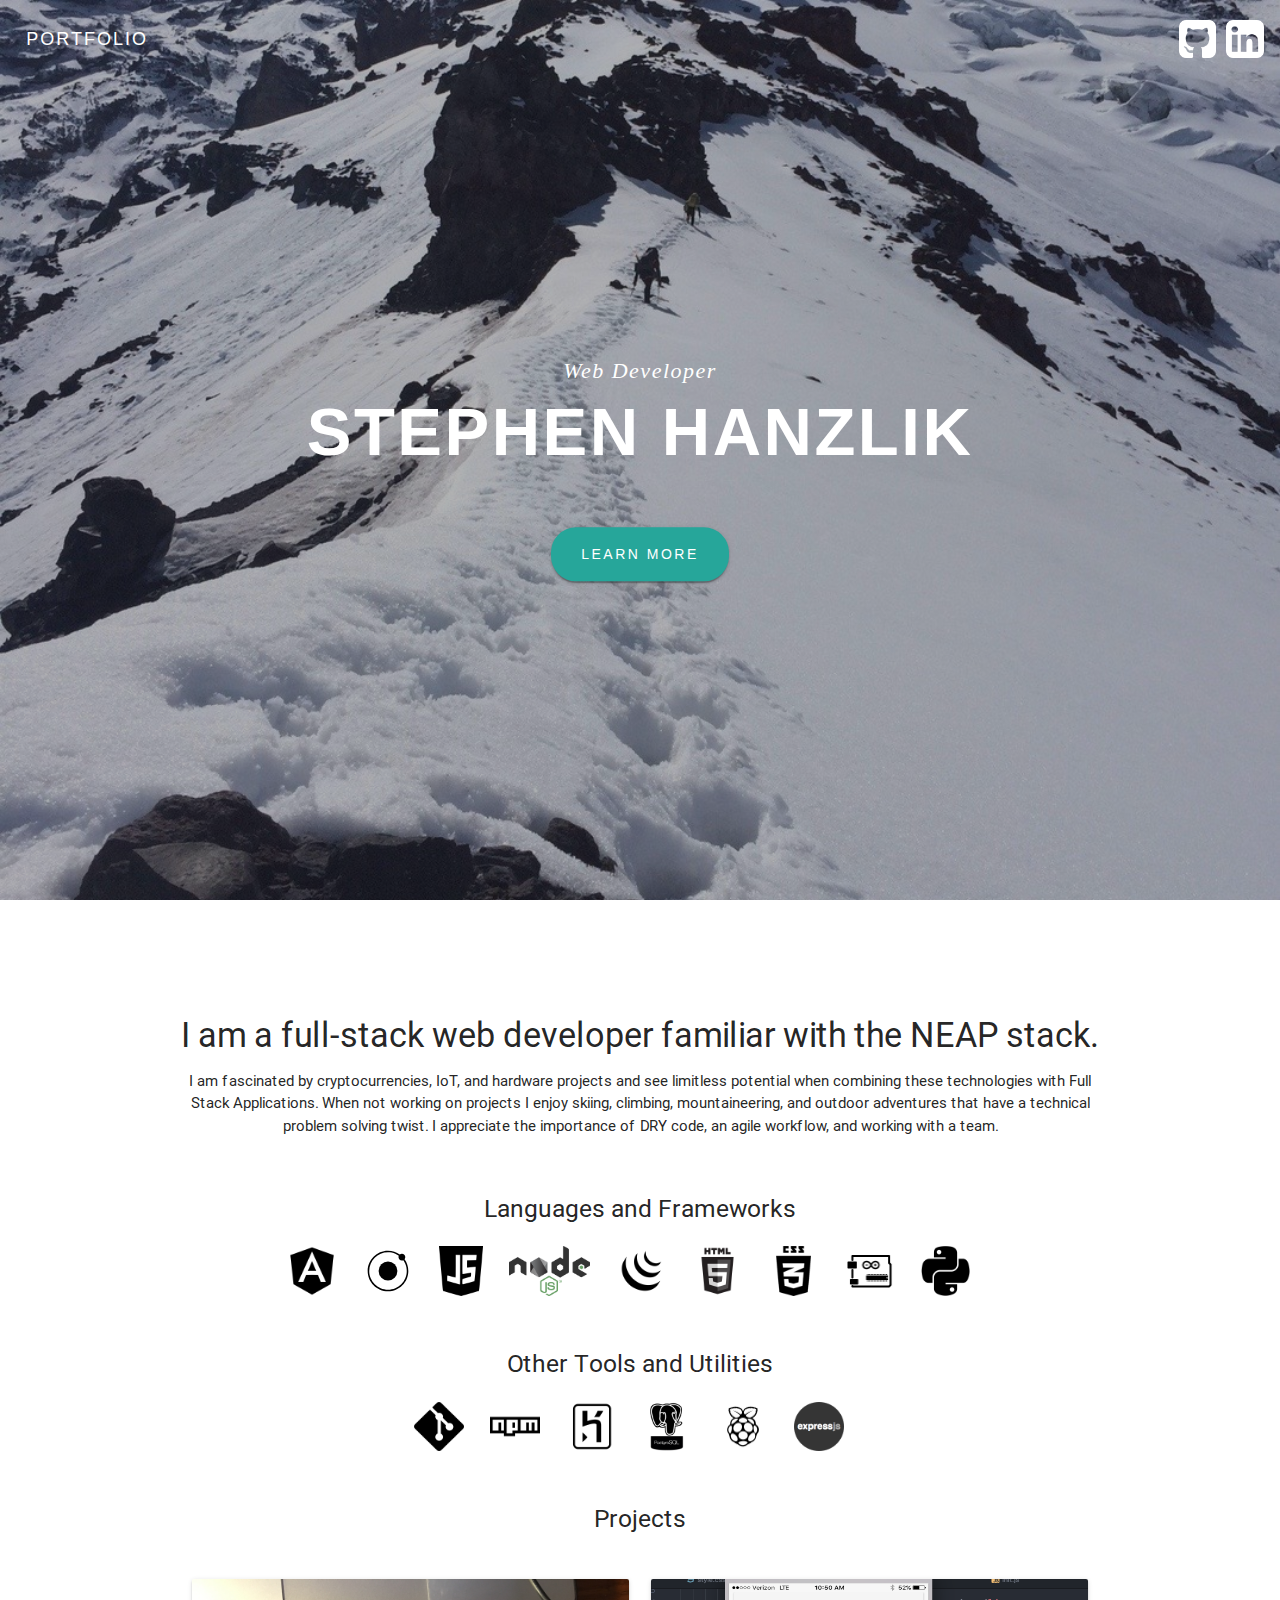
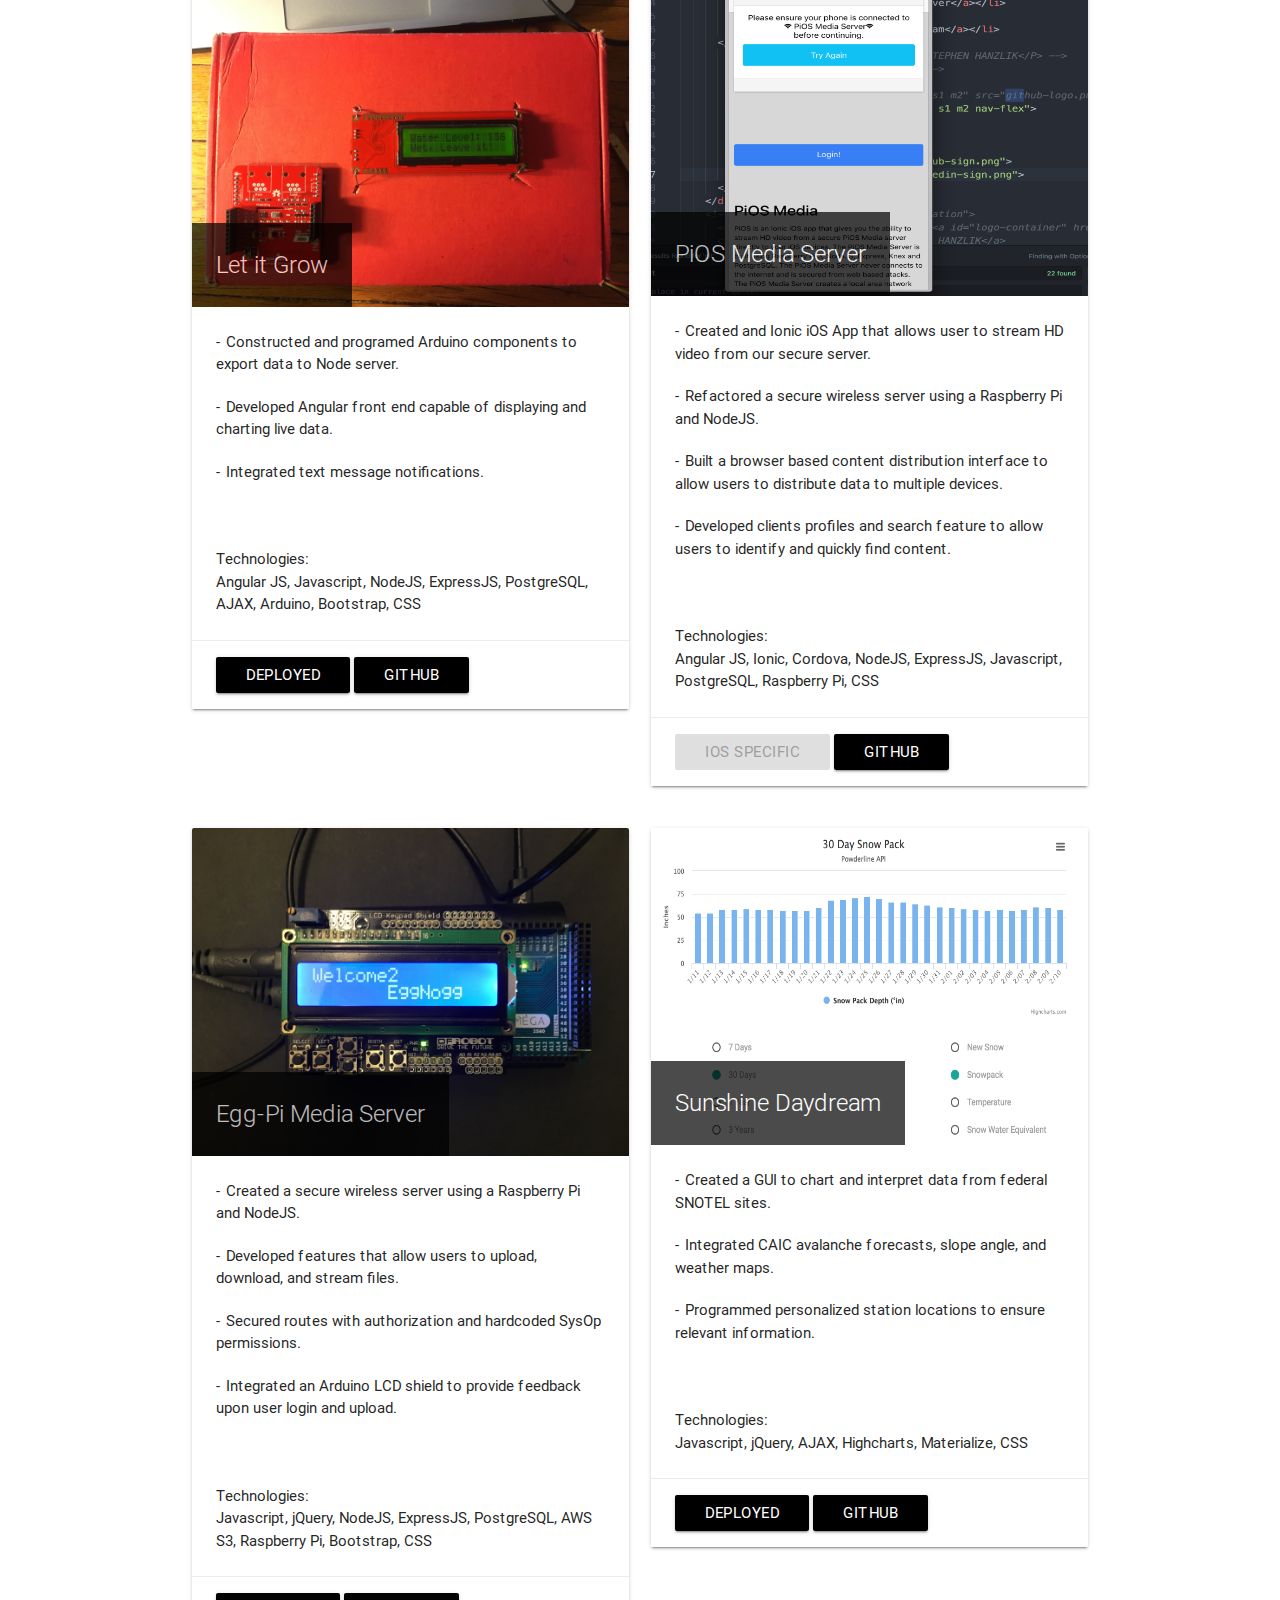
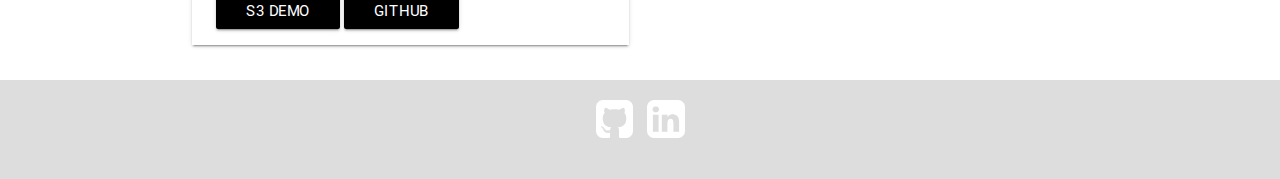
<file: index.html>
<!DOCTYPE html>
<html lang="en">
<head>
  <meta http-equiv="Content-Type" content="text/html; charset=UTF-8"/>
  <meta name="viewport" content="width=device-width, initial-scale=1, maximum-scale=1.0"/>
  <title>STEPHEN HANZLIK</title>

  <!-- CSS  -->
  <link href="https://fonts.googleapis.com/icon?family=Material+Icons" rel="stylesheet">
  <link href="css/materialize.css" type="text/css" rel="stylesheet" media="screen,projection"/>
  <link href="css/style.css" type="text/css" rel="stylesheet" media="screen,projection"/>
</head>
<body>

  <div id="wrapper">
  <div id="hero">
    <div class="row nav-bar nav-text">
      <p class="left-nav nav-text dropdown-button col s6 m2" data-activates='dropdown1'>Portfolio</a></p>
      <ul id='dropdown1' class='dropdown-content'>
         <li><a href="https://github.com/StephenHanzlik/capstone-let-it-grow">Let It Grow</a></li>
         <li class="divider"></li>
         <li><a href="https://github.com/StephenHanzlik/PiOS">Pi-OS Media Server</a></li>
         <li class="divider"></li>
         <li><a href="https://github.com/StephenHanzlik/q2pi">Egg-Pi Media Server</a></li>
         <li class="divider"></li>
         <li><a href="https://github.com/StephenHanzlik/ghostTowns">Sunshine Daydream</a></li>
      </ul>
        <!-- <P class="col s3 nav-text">STEPHEN HANZLIK</P> -->
        <!-- <div class="col s8"></div> -->
        <div class="col s8 m8"></div>
        <!-- <img class="github-logo col s1 m2" src="github-logo.png"> -->
        <div class="left-nav nav-text col s1 m2 nav-flex">
          <!-- <p>Github</p>
          <p>-   -    -</p>
          <p>LinkedIn</p> -->
          <a href="https://github.com/StephenHanzlik"><img class="nav-icon" src="github-sign.png"></a>
          <a href="https://www.linkedin.com/in/stephenhanzlik"><img class="nav-icon" src="linkedin-sign.png"></a>
      </div>
    </div>
    <!-- <nav class="nav-bar" role="navigation">
      <div class="nav-wrapper container"><a id="logo-container" href="#" class="brand-logo nav-text">STEPHEN HANZLIK</a>
        <ul class="right hide-on-med-and-down">
          <li class="nav-text" id="name-logo"><a href="#">Portfolio</a></li>
        </ul>

        <ul id="nav-mobile" class="side-nav">
          <li><a href="#">Navbar Link</a></li>
        </ul>
        <a href="#" data-activates="nav-mobile" class="button-collapse"><i class="material-icons">menu</i></a>
      </div>
    </nav> -->
    <div class="header">
      <p class="sub-head">Web Developer</p>
      <h1 class="header-title"> STEPHEN HANZLIK </h1>
      <a class="waves-effect waves-light btn-large nav-button" id="learn-more">LEARN MORE</a>
    </div>
  </div>
  <div id="content">
    <h4 id="about"> I am a full-stack web developer familiar with the NEAP stack.</h4>
    <p> I am fascinated by cryptocurrencies, IoT, and hardware projects and see limitless potential when combining these technologies with Full Stack Applications.  When not working on projects I enjoy skiing, climbing, mountaineering, and outdoor adventures that have a technical problem solving twist.  I appreciate the importance of DRY code, an agile workflow, and working with a team.</p>
  </div>
  <!-- <div class="icons-cont">
    <img class="icons" src="nodeJS.png">
    <img class="icons" src="nodeJShex.png">
  </div> -->
  <div class="container icon-cont">
          <div class="row">
              <div class="col s12">
                      <div class="list-area">
                      <div class="icon-title">
                          <h5>Languages and Frameworks</h5>
                      </div>
                      <div class="icons-style">
                          <ul class="iconList">
                              <li>
                                  <img class="icon" src="angularjs.png"   alt="angular">
                              </li>
                              <li>
                                  <img class="icon" src="ionic.svg" alt="ionic">
                              </li>
                              <li>
                                  <img class="icon" src="nodeJS.png" alt="JS">
                              </li>
                              <li>
                                  <img class="icon" src="nodeJShex.png" alt="Node.js">
                              </li>
                              <li>
                                  <img class="icon" src="jquery.png" alt="jQuery">
                              </li>
                              <li>
                                  <img class="icon" src="html5.png" alt="HTML5">
                              </li>
                              <li>
                                  <img class="icon" src="css.png" alt="CSS">
                              </li>
                              <li>
                                  <img class="icon" src="arduino2.png" alt="arduino">
                              </li>
                              <li>
                                  <img class="icon" src="python.png" alt="python">
                              </li>
                          </ul>
                      </div>
                    </div>
              </div>
          </div>
          <div class="row utilities">
              <div class="col s12">
                      <div class="list-area">
                        <div class="icon-title">
                          <h5>Other Tools and Utilities</h5>
                        </div>
                        <div class="icons-style">
                          <ul class="iconList">
                              <li>
                                  <img class="icon" src="git.png" alt="Git">
                              </li>
                              <li>
                                  <img class="icon" src="npm.png" alt="npm">
                              </li>
                              <li>
                                  <img class="icon" src="heroku.png" alt="Heroku">
                              </li>
                              <li>
                                  <img class="icon" src="psql.png" alt="PostgreSQL">
                              </li>
                              <li>
                                  <img class="icon" src="raspberry.png" alt="Raspberry">
                              </li>
                              <!-- <li>
                                  <img class="icon" src="mongodb.png" alt="Mongo">
                              </li> -->
                              <li>
                                  <img class="icon" src="express.png" alt="Express">
                              </li>
                          </ul>
                      </div>
                    </div>
              </div>
          </div>
          <div class="row utilities">
            <div class="icon-title">
              <h5>Projects</h5>
          </div>
        </div>
      </div>
<div class="container" id="project-cont">
  <div class="row">
    <div class="col s12 m6">
      <div class="card">
        <div class="card-image">
          <img src="let-it-grow.JPG">
          <span class="card-title black-card-text">Let it Grow</span>
          <!-- <a class="btn-floating halfway-fab waves-effect waves-light black"><i class="material-icons">add</i></a> -->
        </div>
        <div class="card-content">
          <p class="card-description">- Constructed and programed Arduino components to export data to Node server.</p>
          <p class="card-description">- Developed Angular front end capable of displaying and charting live data.</p>
          <p class="card-description">- Integrated text message notifications.</p>
          <br><br>
          <p>Technologies:</p>
           <p>Angular JS, Javascript, NodeJS, ExpressJS, PostgreSQL, AJAX, Arduino, Bootstrap, CSS</p>
        </div>
        <div class="card-action">
          <!-- <i class="material-icons" >open_in_browser</i> -->
          <a class="waves-effect waves-light btn black" href="https://dinkydinky.herokuapp.com/">DEPLOYED</a>
          <!-- <img class="git-icon" src="github-logo.png"> -->
          <a class="waves-effect waves-light btn black btn-flex" href="https://github.com/StephenHanzlik/let-it-grow">GITHUB</a>

        </div>
      </div>
    </div>
   <div class="col s12 m6">
     <div class="card">
       <div class="card-image">
         <img class="card-image-custom" src="pios.png">
         <span class="card-title black-card-text">PiOS Media Server</span>
         <!-- <a class="btn-floating halfway-fab waves-effect waves-light red"><i class="material-icons">add</i></a> -->
       </div>
       <div class="card-content">
         <p class="card-description">- Created and Ionic iOS App that allows user to stream HD video from our secure server.</p>
         <p class="card-description">- Refactored a secure wireless server using a Raspberry Pi and NodeJS.</p>
         <p class="card-description">- Built a browser based content distribution interface to allow users to distribute data to multiple devices.</p>
         <p class="card-description">- Developed clients profiles and search feature to allow users to identify and quickly find content.</p>

         <br><br>
         <p>Technologies:</p>
          <p>Angular JS,  Ionic, Cordova, NodeJS, ExpressJS, Javascript, PostgreSQL, Raspberry Pi, CSS</p>
         <!-- <ul>
           <li></li>
        </ul> -->
       </div>
       <div class="card-action">
         <!-- <i class="material-icons" >open_in_browser</i> -->
         <a class="waves-effect waves-light btn black disabled" href="http://sunshine-daydream.surge.sh">iOS SPECIFIC</a>
         <!-- <img class="git-icon" src="github-logo.png"> -->
         <a class="waves-effect waves-light btn black btn-flex" href="https://github.com/StephenHanzlik/PiOS-APP">GITHUB</a>

       </div>
     </div>
   </div>
 </div>
 <div class="row">
  <div class="col s12 m6">
    <div class="card">
      <div class="card-image">
        <img src="welcome.jpg">
        <span class="card-title black-card-text">Egg-Pi Media Server</span>
        <!-- <a class="btn-floating halfway-fab waves-effect waves-light red"><i class="material-icons">add</i></a> -->
      </div>
      <div class="card-content">
        <p class="card-description">- Created a secure wireless server using a Raspberry Pi and NodeJS.</p>
        <p class="card-description">- Developed features that allow users to  upload, download, and stream files.</p>
        <p class="card-description">- Secured routes with authorization and hardcoded SysOp permissions.</p>
        <p class="card-description">- Integrated an Arduino LCD shield to provide feedback upon user login and upload.</p>
        <br><br>
        <p>Technologies:</p>
        <p>Javascript, jQuery, NodeJS, ExpressJS, PostgreSQL, AWS S3, Raspberry Pi, Bootstrap, CSS</p>
        <!-- <ul>
          <li></li>
       </ul> -->
      </div>
      <div class="card-action">
        <!-- <i class="material-icons" >open_in_browser</i> -->
        <a class="waves-effect waves-light btn black" href="https://grabc59-eggpi.herokuapp.com/index.html">S3 Demo</a>
        <!-- <img class="git-icon" src="github-logo.png"> -->
        <a class="waves-effect waves-light btn black btn-flex" href="https://github.com/StephenHanzlik/q2pi">GITHUB</a>

      </div>
    </div>
  </div>
  <div class="col s12 m6">
    <div class="card">
      <div class="card-image">
        <img class="card-image-custom" src="sunshine2.png">
        <span class="card-title black-card-text">Sunshine Daydream</span>
        <!-- <a class="btn-floating halfway-fab waves-effect waves-light black"><i class="material-icons">add</i></a> -->
      </div>
      <div class="card-content">
        <p class="card-description">- Created a GUI to chart and interpret data from federal SNOTEL sites.</p>
        <p class="card-description">- Integrated CAIC avalanche forecasts, slope angle, and weather maps.</p>
        <p class="card-description">- Programmed personalized station locations to ensure relevant information.</p>
        <br><br>
        <p>Technologies:</p>
         <p>Javascript,  jQuery,  AJAX, Highcharts, Materialize, CSS</p>
      </div>
      <div class="card-action">
        <!-- <i class="material-icons" >open_in_browser</i> -->
        <a class="waves-effect waves-light btn black" href="http://sunshine-daydream.surge.sh">DEPLOYED</a>
        <!-- <img class="git-icon" src="github-logo.png"> -->
        <a class="waves-effect waves-light btn black btn-flex" href="https://github.com/StephenHanzlik/ghostTowns">GITHUB</a>

      </div>
    </div>
  </div>
</div>
</div>
  <div id="footer">
    <!-- <p> I am the footer, and you have scroll down to see me.</p> -->
    <a href="https://github.com/StephenHanzlik"><img class="nav-icon" src="github-sign.png"></a>
    <a href="https://www.linkedin.com/in/stephenhanzlik"><img class="nav-icon" src="linkedin-sign.png"></a>
  </div>
</div>

  <!--  Scripts-->
  <script src="https://code.jquery.com/jquery-2.1.1.min.js"></script>
  <script src="js/materialize.js"></script>
  <script src="js/init.js"></script>

  </body>
</html>
</file>
<file: css/style.css>
/* Custom Stylesheet */
/**
 * Use this file to override Materialize files so you can update
 * the core Materialize files in the future
 *
 * Made By MaterializeCSS.com
 */

.icon-block {
  padding: 0 15px;
}
.icon-block .material-icons {
	font-size: inherit;
}
.jumbo {
  /*background-color: #eee;*/
  background-image: url('../index-index.jpg');
  /*background-size: cover;*/
  width: 1240px !important;
  height: 648px !important;
  position: relative;
}


/*style changes*/

body{ margin:0px 0px; }

#hero{
  background: linear-gradient(
                     rgba(0,0,0, .3),
                     rgba(0,0,0, .3)),
                     url('../compcrop2.jpg');
  /*background-image:url('../index-crop.jpg');*/
  background-size:cover;


  /*width: 1px;
  height: 648px;*/
  /*top: -520px;*/
  margin-right: 300px;
  position:relative;
}

.header{
  position:absolute;
  top:50%;
  text-align:center;
  width:100%;
  color:#fff;
  font-size:36px;
  -ms-transform: translate(0,-50%); /* IE 9 */
    -webkit-transform: translate(0,-50%); /* Safari */
    transform: translate(0,-50%);

}

.nav-text{
  font-family: sans-serif;
}
.git-logo{
  margin-right: 10px;
}
.nav-flex{
  display: flex;
  justify-content: flex-end;
}
.nav-icon{
  height: 2.5rem;
  margin-left: 5px;
  margin-right: 5px;
  margin-top: -10px;
  margin-bottom: 5px;
}
.card-image-custom {
  height: 317px;
}
.black-card-text{
  /*color: black !important;*/
  background-color: black;
  opacity: .7;
}
.icon-cont{
  margin-top: -70px;
  padding-bottom: 30px;
}
h1{
  font-family: sans-serif;
}
/*.sunshine-style{
  text: black;
}*/

/*h6{
  font-family: sans-serif;
}*/
.icon {
  width: auto;
  height: 10px;
}
.iconList li {
    display: inline-flex;
    padding-right: 1.5rem;
}
.iconList li .icon {
    height: 3.3rem !important;
    transition: all 1s;
}

.iconList li .icon:hover {
    height: 5rem !important;
    -webkit-filter: invert(.8);
}


.nav-bar{
  background-color: transparent;
  display: flex;
}
.header-title{
  font-family: sans-serif;;
  font-size: 67px;
  text-transform: uppercase;
  letter-spacing: 2.5px;
  font-weight: 590;
  margin-bottom: -  px;
  padding-bottom: 20px;
}
.sub-head{
    font-family: "adobe-garamond-pro";
    font-size: 22px;
    line-height: 1.5em;
    text-transform: none;
    letter-spacing: 1.5px;
    font-weight: 380;
    margin-bottom: -24px;
    font-style: italic;
    color: #fff;
    /*margin: 10px auto;*/
    /*margin-bottom: 60px;*/
}
#project-cont{
  margin-top: -20px;
}
.nav-text{
  font-family: sans-serif;;
  font-size: 18px;
  text-transform: uppercase;
  letter-spacing: 2px;
  font-weight: 330;
  font-style: normal;
  color: #fff;
  margin: 0;
  padding-left: 15px;
  padding-top: 0;
  padding-bottom: 0;
  line-height: 1em;
}
/*.right-nav{
  margin-right: -100px;
}*/
.nav-button{
  font-family: sans-serif;;
  font-size: 14px;
  text-transform: uppercase;
  letter-spacing: 2.5px;
  font-weight: 330;
  border-radius: 25px;
  margin-bottom: -20px;
  /*font-style: normal;
  color: #fff;
  margin: 0;
  padding-top: 0;
  padding-bottom: 0;
  line-height: 1em;*/
}
.nav-bar{
  padding-top: 30px;
  /*margin-right: 10px;*/
}
.card-description{
  padding-bottom: 20px;
}
.icon-title {
  display: flex;
  justify-content: center;
}
.icons-style {
  display: flex;
  justify-content: center;
}
/*.nav{
  display: flex;
}*/

#name-logo{
  float: left !important;
}

#content{
  padding:100px 50px;
  text-align:center;
  width:80%;
  margin:0px auto;
}

#content h2{
  margin:0px 0px 30px 0px;
}

#footer{
  padding:30px 0px;
  text-align:center;
  background:#ddd;
}
</file>
